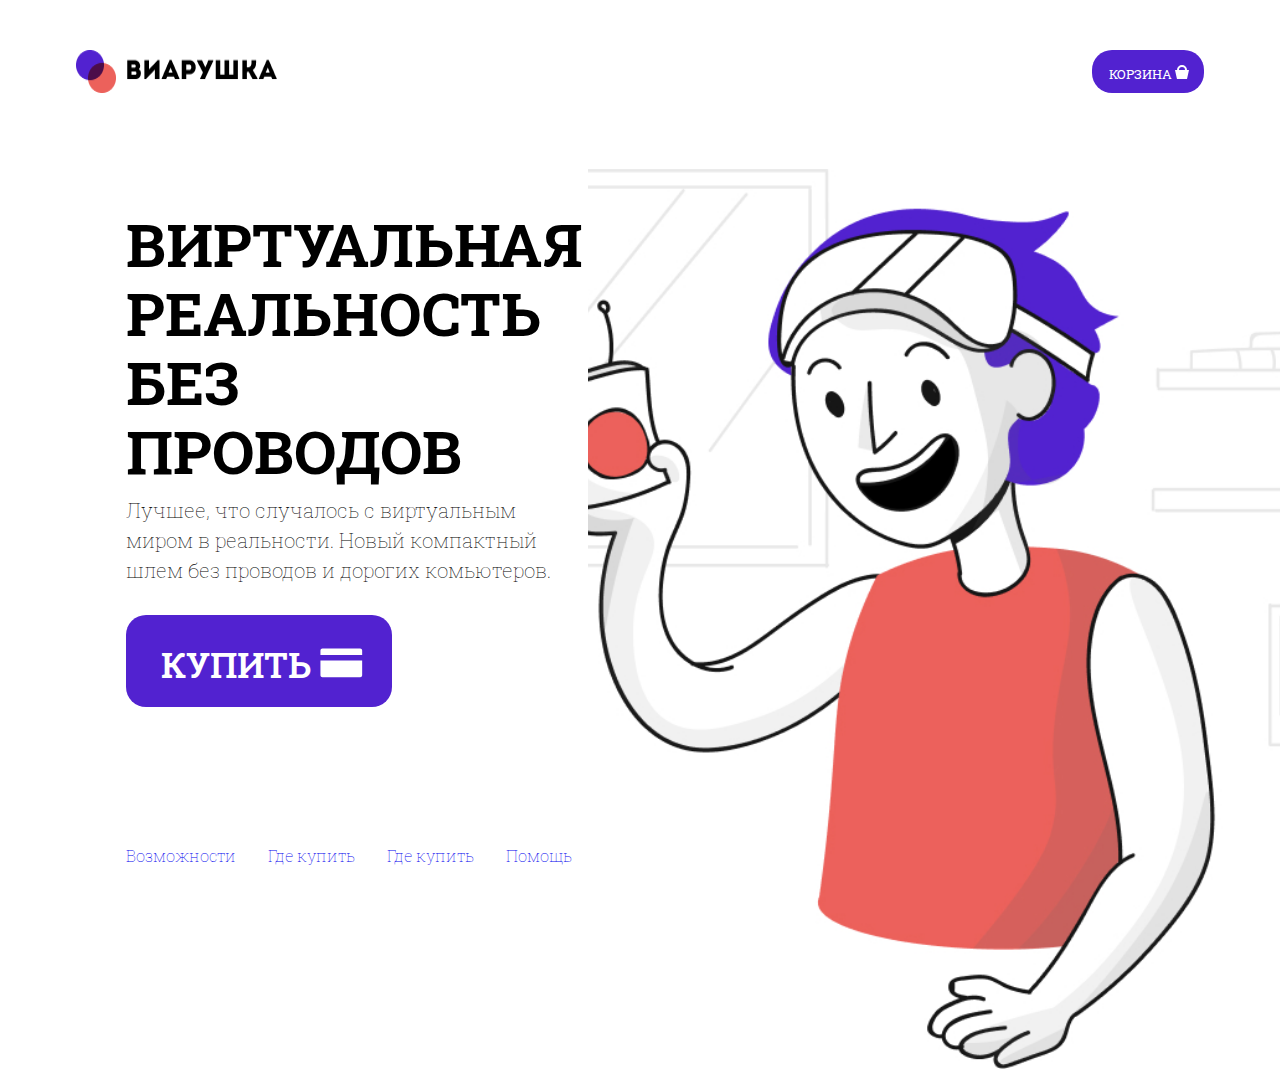
<file: index.html>
<!DOCTYPE html>
<html lang="en">
<head>
  <meta charset="UTF-8">
  <meta name="viewport" content="width=device-width, initial-scale=1.0">
  <link rel="stylesheet" href="./normalize.css">
  <link rel="stylesheet" href="./style.css">
  <link rel="preconnect" href="https://fonts.googleapis.com">
<link rel="preconnect" href="https://fonts.gstatic.com" crossorigin>
<link href="https://fonts.googleapis.com/css2?family=Roboto+Slab:wght@100..900&display=swap" rel="stylesheet">

  <title>Виарушка</title>
</head>
<body>
  <header class="container header__container">
    <img src="./img/logo.png" alt="logo" class="header__logo">
    <button class="btn header__btn">  Корзина
        <svg width="14" height="14" viewBox="0 0 14 14" fill="none" xmlns="http://www.w3.org/2000/svg">
        <circle cx="7" cy="5" r="4" stroke="white" stroke-width="2"/>
        <path d="M2.60163 13.25L0.934962 5.75H13.065L11.3984 13.25H2.60163Z" fill="white" stroke="white" stroke-width="1.5"/>
        </svg>
    </button>
  </header>
  <main class="container main__container">
    <div class="main__info">
      <h1 class="title main__info-title">Виртуальная реальность без проводов</h1>
      <p class="descr main__info-descr">Лучшее, что случалось с виртуальным миром в реальности. Новый компактный шлем без проводов и дорогих комьютеров.</p>
      <button class="btn main__info-btn">Купить
        <svg width="43" height="30" viewBox="0 0 43 30" fill="none" xmlns="http://www.w3.org/2000/svg">
          <path fill-rule="evenodd" clip-rule="evenodd" d="M2.4375 0.5625C1.33293 0.5625 0.4375 1.45793 0.4375 2.5625V27.306C0.4375 28.4105 1.33293 29.306 2.4375 29.306H40.1619C41.2664 29.306 42.1619 28.4105 42.1619 27.306V12.6162H0.437541V7.05295H42.1619V2.5625C42.1619 1.45793 41.2664 0.5625 40.1619 0.5625H2.4375Z" fill="white"/>
          </svg>
      </button>
      <nav class="nav">
        <ul class="nav__list">
          <a href="./posib.html" target="_blank"><li class="nav__list-item">Возможности</li></a>
          <a href="#"><li class="nav__list-item">Где купить</li></a>
          <a href="#"><li class="nav__list-item">Где купить</li></a>
          <a href="#"><li class="nav__list-item">Помощь</li></a>
        </ul>
      </nav>
    </div>
    <div class="main__image"></div>


  </main>

</body>
</html>
</file>
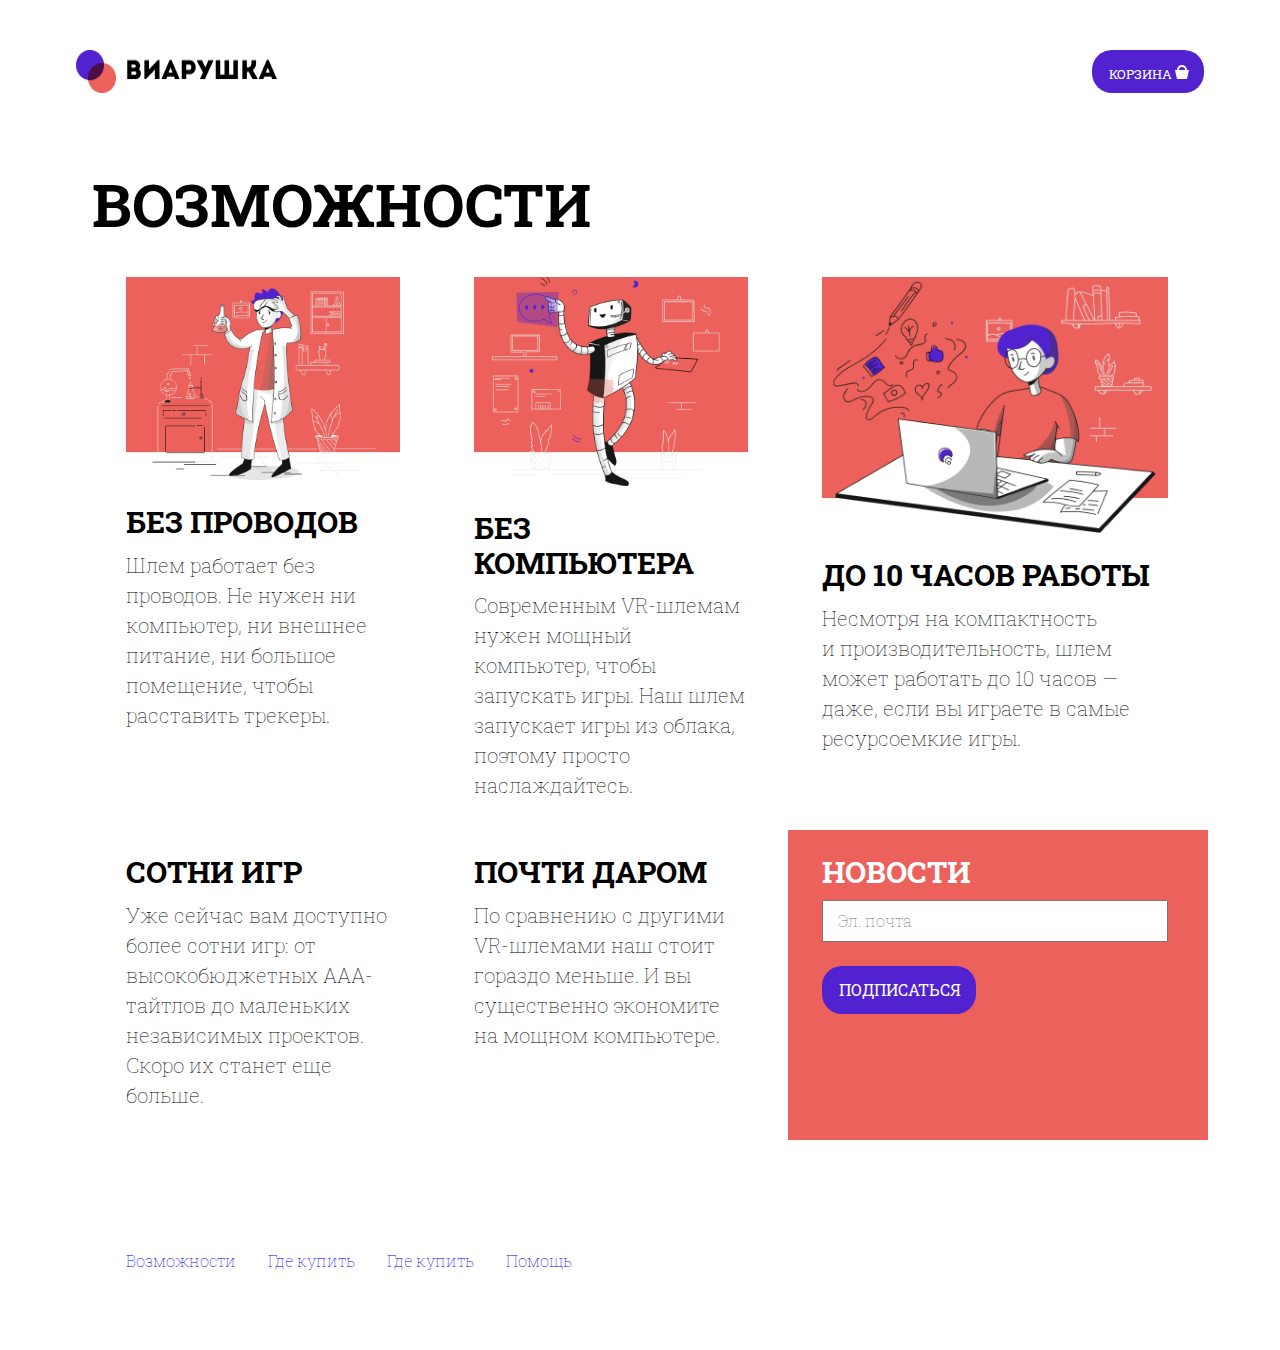
<file: posib.html>
<!DOCTYPE html>
<html lang="en">
<head>
  <meta charset="UTF-8">
  <meta name="viewport" content="width=device-width, initial-scale=1.0">
  <link rel="stylesheet" href="./normalize.css">
  <link rel="stylesheet" href="./stylePosib.css">
  <link rel="preconnect" href="https://fonts.googleapis.com">
<link rel="preconnect" href="https://fonts.gstatic.com" crossorigin>
<link href="https://fonts.googleapis.com/css2?family=Roboto+Slab:wght@100..900&display=swap" rel="stylesheet">

  <title>Виарушка</title>
</head>
<body>

  <header class="container header__container">
    <img src="./img/logo.png" alt="logo" class="header__logo">
    <button class="btn header__btn">  Корзина
        <svg width="14" height="14" viewBox="0 0 14 14" fill="none" xmlns="http://www.w3.org/2000/svg">
        <circle cx="7" cy="5" r="4" stroke="white" stroke-width="2"/>
        <path d="M2.60163 13.25L0.934962 5.75H13.065L11.3984 13.25H2.60163Z" fill="white" stroke="white" stroke-width="1.5"/>
        </svg>
    </button>
  </header>

  <main class="container">
    <section class="main__section">
    <h1 class="title main__title">Возможности</h1>
    <div class="main-cards">
      <ul class="main-cards__list">
        <li class="main-cards__item">
          <img src="./img/Illustration1.png" alt="illustration" class="main-cards__item-img">
          <h2 class="main-cards__item-title">Без проводов</h2>
          <p class="descr main-cards__iten-descr">Шлем работает без проводов. Не нужен ни компьютер, ни внешнее питание, ни большое помещение, чтобы расставить трекеры.</p>
        </li>
        <li class="main-cards__item">
          <img src="./img/Illustration2.png" alt="illustration" class="main-cards__item-img">
          <h2 class="main-cards__item-title">Без компьютера</h2>
          <p class=" descr main-cards__iten-descr">Современным VR-шлемам нужен мощный компьютер, чтобы запускать игры. Наш шлем запускает игры из облака, поэтому просто наслаждайтесь.</p>
        </li>
        <li class="main-cards__item">
          <img src="./img/Illustration3.png" alt="illustration" class="main-cards__item-img">
          <h2 class=" main-cards__item-title">До 10 часов работы</h2>
          <p class="descr main-cards__iten-descr">Несмотря на компактность и производительность, шлем может работать до 10 часов — даже, если вы играете в самые ресурсоемкие игры.</p>
        </li>
        <li class="main-cards__item">
          <h2 class=" main-cards__item-title">Сотни игр</h2>
          <p class="descr main-cards__iten-descr">Уже сейчас вам доступно более сотни игр: от высокобюджетных ААА-тайтлов до маленьких независимых проектов. Скоро их станет еще больше.</p>
        </li>
        <li class="main-cards__item">
          <h2 class=" main-cards__item-title">Почти даром</h2>
          <p class="descr main-cards__iten-descr">По сравнению с другими VR-шлемами наш стоит гораздо меньше. И вы существенно экономите на мощном компьютере.</p>
        </li>
        <li class="main-cards__item main-cards__form">
          <h2 class="main-cards__form-title">НОВОСТИ</h2>
          <form class="form main-cards__form-form">
            <input type="email" placeholder="Эл. почта" class="main-cards__form-input">
          </form>
          <button class="btn main-cards__item-btn">подписаться</button>
        </li>
      </ul>
    </div>
  </section>
  </main>


  <nav class="nav nav__container">
    <ul class="nav__list">
      <a href="./posib.html" target="_blank"><li class="nav__list-item">Возможности</li></a>
      <a href="#"><li class="nav__list-item">Где купить</li></a>
      <a href="#"><li class="nav__list-item">Где купить</li></a>
      <a href="#"><li class="nav__list-item">Помощь</li></a>
    </ul>
  </nav>

</body>
</html>
</file>
<file: style.css>
* {
  margin: 0;
  padding: 0;
}

body {
  font-family: "Roboto Slab", serif;
  font-optical-sizing: auto;
  font-weight: 100;
  font-style: normal;
}

a {
  text-decoration: none;
}

.container {
  max-width: 1440px;

}

.header__container {
  padding: 50px 76px 76px 76px;
  display: flex;
  justify-content: space-between;
}

.btn {
  background-color:  #5222d0 ;
  color: #fff;
  border-radius: 20px;
  border: 1px solid transparent;
  text-transform: uppercase;
  gap: 5px;
}

.header__btn {
  padding: 14px 14px 10px 16px;
  font-size: 13px;
}

.main__container {
  display: grid;
  height: 100vh;
  padding-left: 126px;
  grid-template-columns: 40% 60%;
}


.title {
  color: #000;
  text-transform: uppercase;
  font-size: 60px;
}

.main__info-title {
  margin-bottom: 10px;
}

.main__info-descr {
  margin-bottom: 30px;

}

.descr {
  font-size: 20px;
  line-height: 1.5;
}

.main__info-btn {
  margin-bottom: 140px;
  padding: 28px 28px 22px 34px;
  font-weight: 600;
  font-size: 35px;
}

.main__image {
  background-image: url('./img/pic.jpg');
  background-position: center;
  background-repeat: no-repeat;
  background-size: cover;
}

.nav__list {
  display: flex;
  gap: 32px;
  list-style-type: none;
}
</file>
<file: stylePosib.css>
* {
  margin: 0;
  padding: 0;
}

body {
  font-family: "Roboto Slab", serif;
  font-optical-sizing: auto;
  font-weight: 100;
  font-style: normal;
}

a {
  text-decoration: none;
}

ul {
  list-style-type: none;
}

.main-cards__item-img {
  width: 100%;
  margin-bottom: 22px;
}

.container {
  max-width: 1440px;

}

.header__container {
  padding: 50px 76px 76px 76px;
  display: flex;
  justify-content: space-between;
}

.btn {
  background-color:  #5222d0 ;
  color: #fff;
  border-radius: 20px;
  border: 1px solid transparent;
  text-transform: uppercase;
  gap: 5px;
}

.header__btn {
  padding: 14px 14px 10px 16px;
  font-size: 13px;
}

.title {
  color: #000;
  text-transform: uppercase;
  font-size: 60px;
  margin: 0;
}

.nav__list {
  display: flex;
  gap: 32px;
  list-style-type: none;
}

.descr {
  font-size: 20px;
  line-height: 1.5;
}


.main__title {
  margin-bottom: 14px;
}

.main__section{
  padding-left: 92px;
  padding-right: 72px;
  margin-bottom: 112px;
}

.main-cards__list {
  display: grid;
  grid-template-columns: repeat(3,1fr);
  grid-template-rows: auto;

}

.main-cards__item {
  max-width: 440px;
  max-height: 550px;
  padding: 25px 40px 30px 34px;
}


.main-cards__item-title {
  margin-bottom: 10px;
  text-transform: uppercase;
  font-size: 30px;
}

.main-cards__form {
  background-color: #ec615b ;
}

.main-cards__form-title {
  margin-bottom: 10px;
  text-transform: uppercase;
  font-size: 30px;
  color: #fff;
}

.main-cards__form-form {
  margin-bottom: 24px;

}

.main-cards__form-input {
  padding: 10px 116px 10px 14px;
  font-family: "Roboto Slab", serif;
  font-weight: 100;
  font-style: normal;

}

.main-cards__item-btn {
  padding: 14px 14px 14px 16px;
}

.nav__container {
  padding-left: 126px;
  padding-bottom: 80px;
}
</file>
